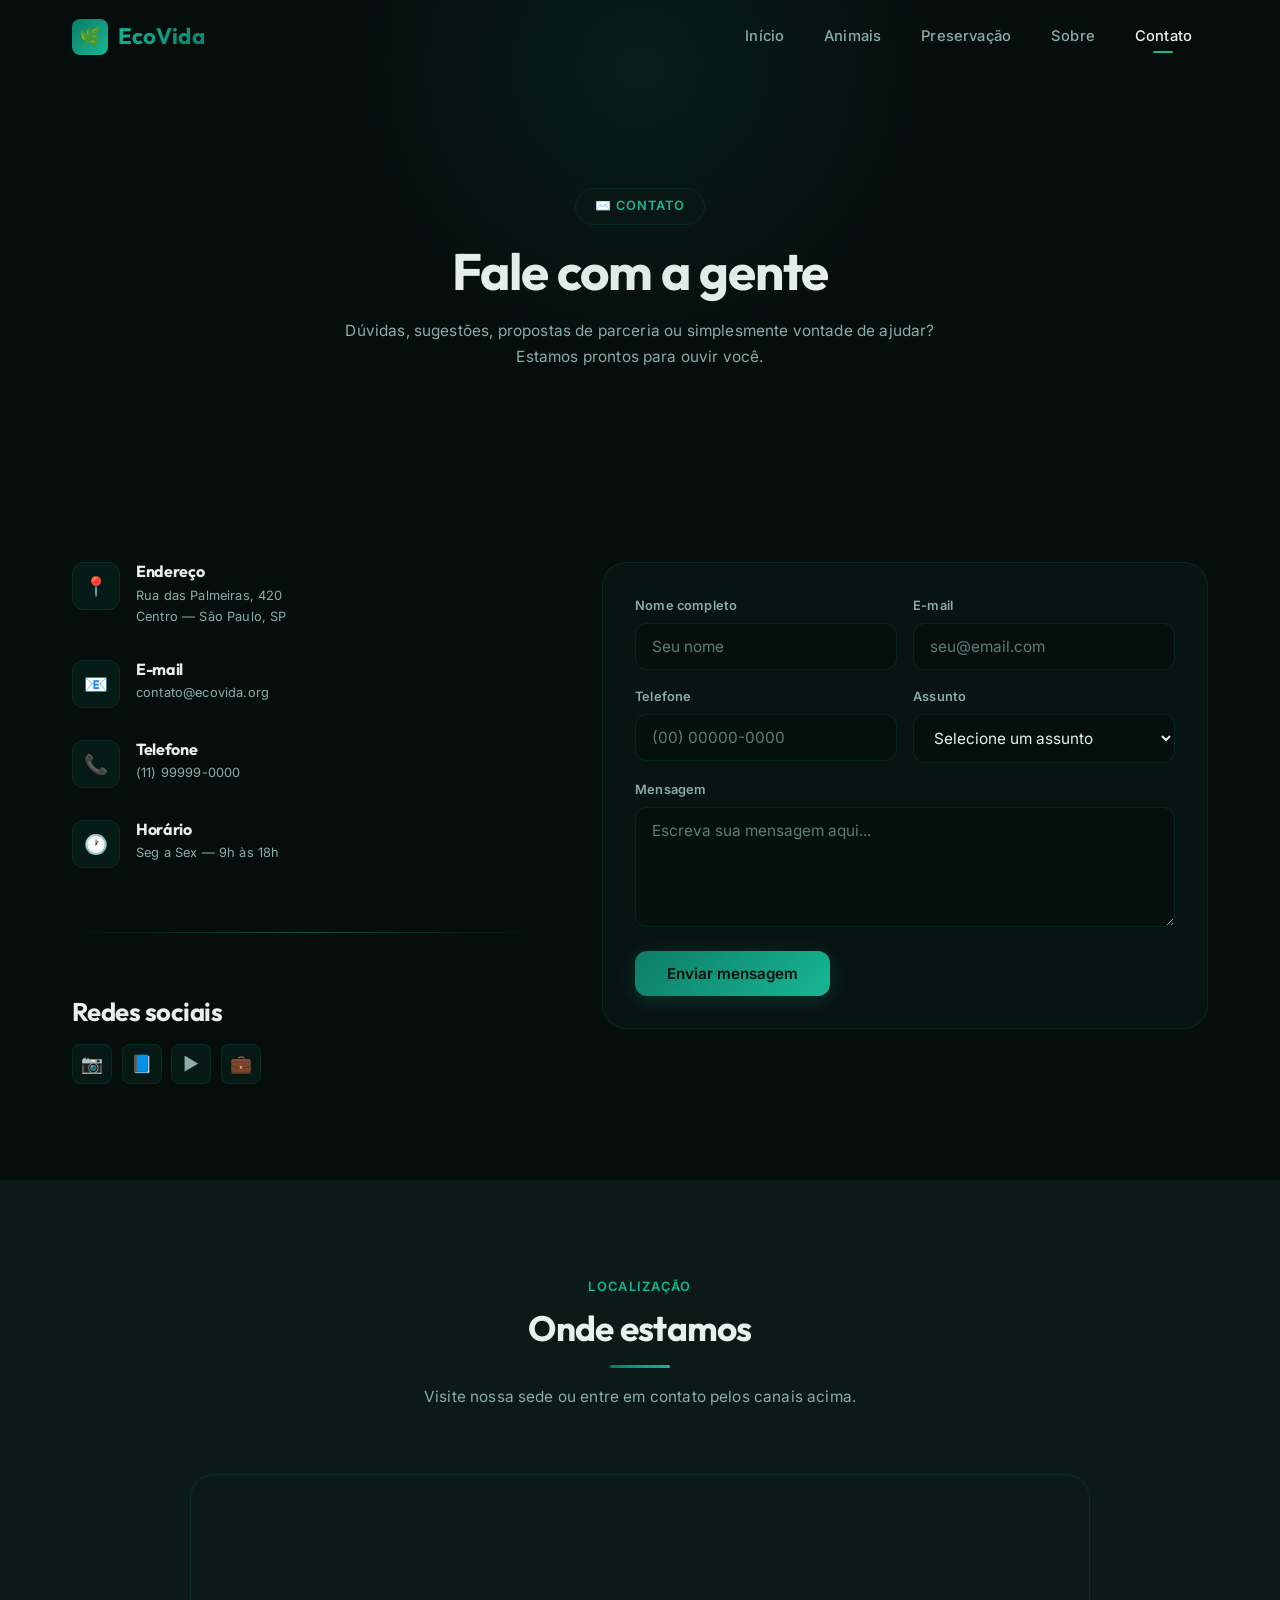
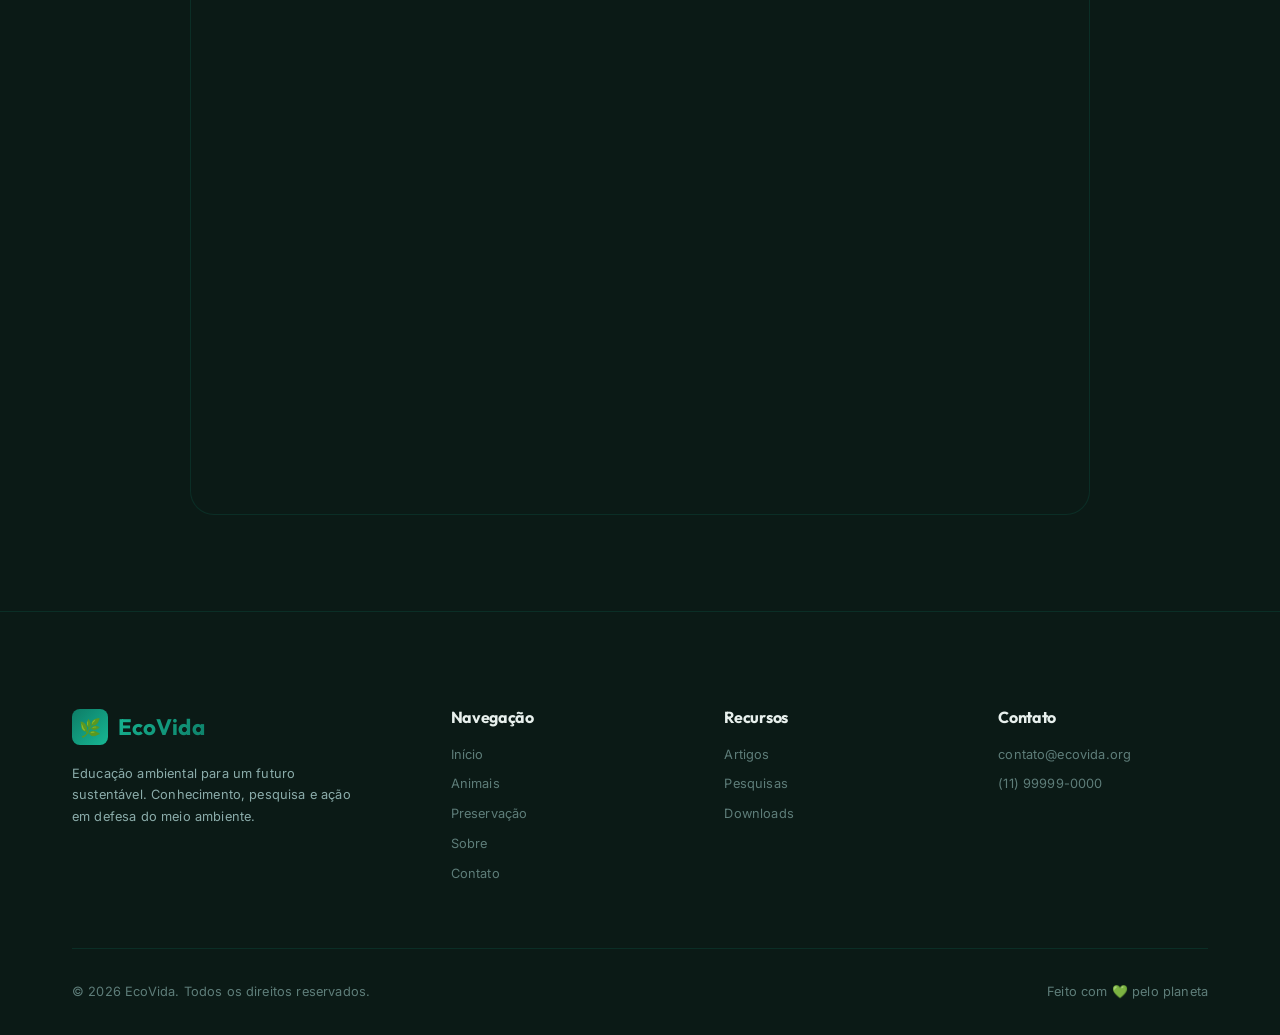
<file: educacao-ambiental/contato.html>
<!DOCTYPE html>
<html lang="pt-BR">
<head>
  <meta charset="UTF-8">
  <meta name="viewport" content="width=device-width, initial-scale=1.0">
  <meta name="description" content="Entre em contato com o projeto EcoVida. Envie dúvidas, sugestões ou propostas de parceria em educação ambiental.">
  <title>Contato — EcoVida</title>
  <link href="https://fonts.googleapis.com/css2?family=Outfit:wght@400;600;700;800&family=Inter:wght@300;400;500;600&family=Playfair+Display:ital,wght@0,600;1,600&display=swap" rel="stylesheet">
  <link rel="stylesheet" href="css/style.css">
</head>
<body>

  <!-- ========== CABEÇALHO ========== -->
  <header class="header" id="header">
    <div class="container">
      <a href="index.html" class="logo">
        <div class="logo-icon">🌿</div>
        <span>EcoVida</span>
      </a>
      <nav>
        <button class="menu-toggle" id="menuToggle" aria-label="Abrir menu">
          <span></span><span></span><span></span>
        </button>
        <ul class="nav-list" id="navList">
          <li><a href="index.html">Início</a></li>
          <li><a href="animais.html">Animais</a></li>
          <li><a href="preservacao.html">Preservação</a></li>
          <li><a href="sobre.html">Sobre</a></li>
          <li><a href="contato.html" class="active">Contato</a></li>
        </ul>
      </nav>
    </div>
  </header>

  <main>

    <!-- ========== HERO DA PÁGINA ========== -->
    <section class="page-hero">
      <div class="container">
        <div class="hero-badge">✉️ Contato</div>
        <h1>Fale com a gente</h1>
        <p>
          Dúvidas, sugestões, propostas de parceria ou simplesmente vontade de
          ajudar? Estamos prontos para ouvir você.
        </p>
      </div>
    </section>

    <!-- ========== FORMULÁRIO DE CONTATO ========== -->
    <section class="section">
      <div class="container">
        <div class="contact-grid reveal">

          <!-- Coluna: Informações -->
          <div class="contact-info reveal-left">
            <div class="contact-info-item">
              <div class="info-icon">📍</div>
              <div>
                <h3>Endereço</h3>
                <p>Rua das Palmeiras, 420<br>Centro — São Paulo, SP</p>
              </div>
            </div>
            <div class="contact-info-item">
              <div class="info-icon">📧</div>
              <div>
                <h3>E-mail</h3>
                <p>contato@ecovida.org</p>
              </div>
            </div>
            <div class="contact-info-item">
              <div class="info-icon">📞</div>
              <div>
                <h3>Telefone</h3>
                <p>(11) 99999-0000</p>
              </div>
            </div>
            <div class="contact-info-item">
              <div class="info-icon">🕐</div>
              <div>
                <h3>Horário</h3>
                <p>Seg a Sex — 9h às 18h</p>
              </div>
            </div>

            <hr class="separator">

            <div>
              <h3>Redes sociais</h3>
              <div class="footer-social mt-sm">
                <a href="#" aria-label="Instagram">📷</a>
                <a href="#" aria-label="Facebook">📘</a>
                <a href="#" aria-label="YouTube">▶️</a>
                <a href="#" aria-label="LinkedIn">💼</a>
              </div>
            </div>
          </div>

          <!-- Coluna: Formulário -->
          <div class="form-card reveal-right">
            <form id="contactForm" novalidate>
              <div class="form-row">
                <div class="form-group">
                  <label for="name">Nome completo</label>
                  <input type="text" id="name" name="name" placeholder="Seu nome" required>
                </div>
                <div class="form-group">
                  <label for="email">E-mail</label>
                  <input type="email" id="email" name="email" placeholder="seu@email.com" required>
                </div>
              </div>

              <div class="form-row">
                <div class="form-group">
                  <label for="phone">Telefone</label>
                  <input type="tel" id="phone" name="phone" placeholder="(00) 00000-0000">
                </div>
                <div class="form-group">
                  <label for="subject">Assunto</label>
                  <select id="subject" name="subject" required>
                    <option value="" disabled selected>Selecione um assunto</option>
                    <option value="duvida">Dúvida</option>
                    <option value="parceria">Parceria</option>
                    <option value="sugestao">Sugestão</option>
                    <option value="voluntariado">Voluntariado</option>
                    <option value="outro">Outro</option>
                  </select>
                </div>
              </div>

              <div class="form-group">
                <label for="message">Mensagem</label>
                <textarea id="message" name="message" placeholder="Escreva sua mensagem aqui..." required></textarea>
              </div>

              <button type="submit" class="btn btn-primary">Enviar mensagem</button>
              <div id="formFeedback"></div>
            </form>
          </div>

        </div>
      </div>
    </section>

    <!-- ========== MAPA / LOCALIZAÇÃO ========== -->
    <section class="section section-alt">
      <div class="container">
        <div class="section-header reveal">
          <span class="overline">Localização</span>
          <h2>Onde estamos</h2>
          <p>Visite nossa sede ou entre em contato pelos canais acima.</p>
        </div>
        <div class="video-wrapper reveal">
          <iframe
            src="https://www.google.com/maps/embed?pb=!1m18!1m12!1m3!1d3657.0652830966365!2d-46.65529212475403!3d-23.565243878803267!2m3!1f0!2f0!3f0!3m2!1i1024!2i768!4f13.1!3m3!1m2!1s0x94ce59c8da0aa315%3A0xd59f9431f2c0776a!2sAv.%20Paulista%2C%20S%C3%A3o%20Paulo%20-%20SP!5e0!3m2!1spt-BR!2sbr!4v1713360000000!5m2!1spt-BR!2sbr"
            title="Localização do EcoVida no mapa"
            style="border:0;"
            allowfullscreen=""
            loading="lazy"
            referrerpolicy="no-referrer-when-downgrade"
          ></iframe>
        </div>
      </div>
    </section>

  </main>

  <!-- ========== RODAPÉ ========== -->
  <footer class="footer">
    <div class="container">
      <div class="footer-grid">
        <div class="footer-brand">
          <a href="index.html" class="logo">
            <div class="logo-icon">🌿</div>
            <span>EcoVida</span>
          </a>
          <p>Educação ambiental para um futuro sustentável. Conhecimento, pesquisa e ação em defesa do meio ambiente.</p>
        </div>
        <div>
          <h4>Navegação</h4>
          <div class="footer-links">
            <a href="index.html">Início</a>
            <a href="animais.html">Animais</a>
            <a href="preservacao.html">Preservação</a>
            <a href="sobre.html">Sobre</a>
            <a href="contato.html">Contato</a>
          </div>
        </div>
        <div>
          <h4>Recursos</h4>
          <div class="footer-links">
            <a href="#">Artigos</a>
            <a href="#">Pesquisas</a>
            <a href="#">Downloads</a>
          </div>
        </div>
        <div>
          <h4>Contato</h4>
          <div class="footer-links">
            <a href="mailto:contato@ecovida.org">contato@ecovida.org</a>
            <a href="tel:+5511999990000">(11) 99999-0000</a>
          </div>
        </div>
      </div>
      <div class="footer-bottom">
        <span>&copy; 2026 EcoVida. Todos os direitos reservados.</span>
        <span>Feito com 💚 pelo planeta</span>
      </div>
    </div>
  </footer>

  <button class="back-to-top" id="backToTop" aria-label="Voltar ao topo">↑</button>
  <script src="js/script.js"></script>
</body>
</html>
</file>
<file: educacao-ambiental/css/style.css>
/* ============================================================
   ECOVIDA — DESIGN SYSTEM
   Conceito: "Raízes Luminosas"
   Paleta extraída do vídeo fundo.mp4
   ============================================================ */

@import url('https://fonts.googleapis.com/css2?family=Outfit:wght@400;600;700;800&family=Inter:wght@300;400;500;600&family=Playfair+Display:ital,wght@0,600;1,600&display=swap');

/* ========================
   VARIÁVEIS
   ======================== */
:root {
  /* Paleta */
  --primary: #0D7C66;
  --primary-light: #0F9A7E;
  --primary-dark: #095E4D;
  --secondary: #0A5C50;
  --accent: #17B794;
  --accent-light: #30D4AF;
  --accent-dark: #0F8A6F;
  --highlight: #C9A84C;
  --success: #22C97A;
  --danger: #DC3545;

  /* Fundos */
  --bg: #060E0C;
  --bg-alt: #0B1A16;
  --bg-card: rgba(11, 26, 22, 0.6);

  /* Texto */
  --text: #E8F0ED;
  --text-sub: #8BACAA;
  --text-muted: #5E7D79;

  /* Bordas */
  --border: rgba(13, 124, 102, 0.2);
  --border-hover: rgba(23, 183, 148, 0.4);

  /* Tipografia */
  --font-title: 'Outfit', sans-serif;
  --font-body: 'Inter', sans-serif;
  --font-accent: 'Playfair Display', serif;

  /* Tamanhos de fonte */
  --fs-hero: clamp(2.8rem, 6vw, 5.5rem);
  --fs-h1: clamp(2rem, 4vw, 3.2rem);
  --fs-h2: clamp(1.5rem, 3vw, 2.2rem);
  --fs-h3: clamp(1.2rem, 2vw, 1.6rem);
  --fs-body: clamp(0.95rem, 1.2vw, 1.1rem);
  --fs-sm: clamp(0.8rem, 1vw, 0.9rem);

  /* Espaçamento */
  --sp-xs: 0.5rem;
  --sp-sm: 1rem;
  --sp-md: 2rem;
  --sp-lg: 4rem;
  --sp-xl: 6rem;

  /* Raios */
  --r-sm: 8px;
  --r-md: 12px;
  --r-lg: 16px;
  --r-xl: 24px;
  --r-full: 9999px;

  /* Sombras */
  --glow: 0 0 30px rgba(23, 183, 148, 0.25);
  --glow-strong: 0 0 50px rgba(23, 183, 148, 0.4);
  --shadow-card: 0 8px 32px rgba(0, 0, 0, 0.4);

  /* Transições */
  --ease: cubic-bezier(0.4, 0, 0.2, 1);
  --t-fast: 200ms var(--ease);
  --t-base: 350ms var(--ease);
  --t-slow: 500ms var(--ease);
}


/* ========================
   RESET
   ======================== */
*,
*::before,
*::after {
  margin: 0;
  padding: 0;
  box-sizing: border-box;
}

html {
  scroll-behavior: smooth;
  font-size: 16px;
}

body {
  font-family: var(--font-body);
  font-weight: 400;
  line-height: 1.7;
  letter-spacing: 0.01em;
  color: var(--text);
  background: var(--bg);
  overflow-x: hidden;
  -webkit-font-smoothing: antialiased;
  -moz-osx-font-smoothing: grayscale;
}

a {
  color: var(--accent);
  text-decoration: none;
  transition: color var(--t-fast);
}
a:hover { color: var(--accent-light); }

img {
  max-width: 100%;
  height: auto;
  display: block;
}

ul, ol { list-style: none; }

h1, h2, h3, h4 {
  font-family: var(--font-title);
  font-weight: 700;
  letter-spacing: -0.02em;
  line-height: 1.2;
  color: var(--text);
}
h1 { font-size: var(--fs-h1); }
h2 { font-size: var(--fs-h2); }
h3 { font-size: var(--fs-h3); }

p {
  font-size: var(--fs-body);
  color: var(--text-sub);
  max-width: 72ch;
}


/* ========================
   UTILITÁRIAS
   ======================== */
.container {
  width: 100%;
  max-width: 1200px;
  margin: 0 auto;
  padding: 0 var(--sp-md);
}

.overline {
  display: block;
  font-size: var(--fs-sm);
  font-weight: 600;
  color: var(--accent);
  text-transform: uppercase;
  letter-spacing: 0.1em;
  margin-bottom: 0.6rem;
}

.mt-md { margin-top: var(--sp-md); }
.mt-sm { margin-top: var(--sp-sm); }

.gradient-text {
  background: linear-gradient(135deg, var(--accent), var(--primary-light));
  -webkit-background-clip: text;
  -webkit-text-fill-color: transparent;
  background-clip: text;
}

.separator {
  height: 1px;
  background: linear-gradient(90deg, transparent, var(--border-hover), transparent);
  border: none;
  margin: var(--sp-lg) auto;
  max-width: 600px;
}


/* ========================
   HEADER / NAVBAR
   ======================== */
.header {
  position: fixed;
  top: 0;
  left: 0;
  width: 100%;
  z-index: 1000;
  padding: var(--sp-sm) 0;
  transition: background var(--t-base),
              padding var(--t-base),
              backdrop-filter var(--t-base);
}

.header.scrolled {
  background: rgba(6, 14, 12, 0.85);
  backdrop-filter: blur(20px);
  -webkit-backdrop-filter: blur(20px);
  padding: 0.6rem 0;
  border-bottom: 1px solid var(--border);
}

.header .container {
  display: flex;
  align-items: center;
  justify-content: space-between;
}

/* Logo */
.logo {
  display: flex;
  align-items: center;
  gap: 0.6rem;
  font-family: var(--font-title);
  font-weight: 700;
  font-size: 1.4rem;
  color: var(--text);
  text-decoration: none;
}

.logo-icon {
  width: 36px;
  height: 36px;
  display: flex;
  align-items: center;
  justify-content: center;
  background: linear-gradient(135deg, var(--primary), var(--accent));
  border-radius: var(--r-sm);
  font-size: 1.1rem;
}

.logo span {
  background: linear-gradient(135deg, var(--accent), var(--primary));
  -webkit-background-clip: text;
  -webkit-text-fill-color: transparent;
  background-clip: text;
}

/* Navegação Desktop */
.nav-list {
  display: flex;
  align-items: center;
  gap: var(--sp-xs);
}

.nav-list a {
  display: inline-block;
  padding: 0.5rem 1rem;
  color: var(--text-sub);
  font-size: 0.92rem;
  font-weight: 500;
  border-radius: var(--r-sm);
  transition: color var(--t-fast), background var(--t-fast);
  position: relative;
}

.nav-list a::after {
  content: '';
  position: absolute;
  bottom: 4px;
  left: 50%;
  transform: translateX(-50%) scaleX(0);
  width: 20px;
  height: 2px;
  background: var(--accent);
  border-radius: 2px;
  transition: transform var(--t-base);
}

.nav-list a:hover,
.nav-list a.active {
  color: var(--text);
}

.nav-list a:hover::after,
.nav-list a.active::after {
  transform: translateX(-50%) scaleX(1);
}

/* Hamburguer Mobile */
.menu-toggle {
  display: none;
  flex-direction: column;
  gap: 5px;
  background: none;
  border: none;
  cursor: pointer;
  padding: 4px;
  z-index: 1001;
}

.menu-toggle span {
  display: block;
  width: 24px;
  height: 2px;
  background: var(--text);
  border-radius: 2px;
  transition: transform var(--t-base), opacity var(--t-fast);
}

.menu-toggle.active span:nth-child(1) {
  transform: rotate(45deg) translate(5px, 5px);
}
.menu-toggle.active span:nth-child(2) {
  opacity: 0;
}
.menu-toggle.active span:nth-child(3) {
  transform: rotate(-45deg) translate(5px, -5px);
}


/* ========================
   HERO SECTION
   ======================== */
.hero {
  position: relative;
  min-height: 100vh;
  display: flex;
  align-items: center;
  justify-content: center;
  overflow: hidden;
}

/* Vídeo tela cheia */
.hero-video {
  position: absolute;
  inset: 0;
  width: 100%;
  height: 100%;
  object-fit: cover;
  z-index: 0;
}

/* Overlay escuro sobre o vídeo */
.hero-overlay {
  position: absolute;
  inset: 0;
  background: linear-gradient(
    180deg,
    rgba(6, 14, 12, 0.15) 0%,
    rgba(6, 14, 12, 0.45) 35%,
    rgba(6, 14, 12, 0.80) 75%,
    rgba(6, 14, 12, 1) 100%
  );
  z-index: 1;
}

/* Conteúdo sobre o vídeo */
.hero-content {
  position: relative;
  z-index: 2;
  text-align: center;
  max-width: 800px;
  padding: var(--sp-md);
}

.hero-badge {
  display: inline-flex;
  align-items: center;
  gap: 0.5rem;
  padding: 0.4rem 1.2rem;
  background: rgba(11, 26, 22, 0.55);
  backdrop-filter: blur(16px);
  -webkit-backdrop-filter: blur(16px);
  border: 1px solid rgba(23, 183, 148, 0.12);
  border-radius: var(--r-full);
  font-size: var(--fs-sm);
  color: var(--accent);
  margin-bottom: var(--sp-md);
  letter-spacing: 0.08em;
  text-transform: uppercase;
  font-weight: 600;
}

.hero-title {
  font-size: var(--fs-hero);
  font-weight: 800;
  margin-bottom: var(--sp-sm);
  line-height: 1.05;
}

.hero-title .highlight {
  background: linear-gradient(135deg, var(--accent), var(--primary-light));
  -webkit-background-clip: text;
  -webkit-text-fill-color: transparent;
  background-clip: text;
}

.hero-subtitle {
  font-size: clamp(1.05rem, 1.5vw, 1.25rem);
  color: var(--text-sub);
  max-width: 580px;
  margin: 0 auto var(--sp-md);
  font-weight: 300;
  line-height: 1.7;
}

.hero-actions {
  display: flex;
  align-items: center;
  justify-content: center;
  gap: var(--sp-sm);
  flex-wrap: wrap;
}


/* ========================
   PAGE HERO (Páginas internas)
   ======================== */
.page-hero {
  position: relative;
  padding: calc(8rem + 60px) 0 var(--sp-xl);
  text-align: center;
  overflow: hidden;
}

.page-hero::before {
  content: '';
  position: absolute;
  top: -50%;
  left: 50%;
  transform: translateX(-50%);
  width: 600px;
  height: 600px;
  background: radial-gradient(circle, rgba(13, 124, 102, 0.15) 0%, transparent 70%);
  border-radius: 50%;
  pointer-events: none;
}

.page-hero .hero-badge { margin-bottom: var(--sp-sm); }
.page-hero h1 { margin-bottom: var(--sp-sm); }
.page-hero p { margin: 0 auto; max-width: 600px; }


/* ========================
   BOTÕES
   ======================== */
.btn {
  display: inline-flex;
  align-items: center;
  gap: 0.5rem;
  padding: 0.85rem 2rem;
  font-family: var(--font-body);
  font-size: 0.95rem;
  font-weight: 600;
  border-radius: var(--r-md);
  border: none;
  cursor: pointer;
  transition: all var(--t-base);
  text-decoration: none;
  line-height: 1.2;
}

.btn-primary {
  background: linear-gradient(135deg, var(--primary), var(--accent));
  color: var(--bg);
  box-shadow: 0 4px 20px rgba(13, 124, 102, 0.3);
}
.btn-primary:hover {
  transform: translateY(-2px);
  box-shadow: var(--glow);
  color: var(--bg);
}

.btn-outline {
  background: transparent;
  color: var(--text);
  border: 1px solid var(--border-hover);
}
.btn-outline:hover {
  background: rgba(23, 183, 148, 0.1);
  border-color: var(--accent);
  color: var(--accent);
}

.btn-sm {
  padding: 0.55rem 1.4rem;
  font-size: 0.85rem;
}


/* ========================
   SEÇÕES
   ======================== */
.section {
  padding: var(--sp-xl) 0;
}

.section-alt {
  background: var(--bg-alt);
}

.section-header {
  text-align: center;
  margin-bottom: var(--sp-lg);
  max-width: 700px;
  margin-left: auto;
  margin-right: auto;
}
.section-header h2 { margin-bottom: var(--sp-sm); }
.section-header p { margin: 0 auto; }

/* Linha decorativa */
.section-header h2::after {
  content: '';
  display: block;
  width: 60px;
  height: 3px;
  background: linear-gradient(90deg, var(--primary), var(--accent));
  border-radius: 3px;
  margin: var(--sp-sm) auto 0;
}


/* ========================
   CARDS
   ======================== */
.card {
  background: var(--bg-card);
  backdrop-filter: blur(12px);
  -webkit-backdrop-filter: blur(12px);
  border: 1px solid var(--border);
  border-radius: var(--r-lg);
  padding: var(--sp-md);
  transition: transform var(--t-base),
              box-shadow var(--t-base),
              border-color var(--t-base);
}

.card:hover {
  transform: translateY(-6px);
  box-shadow: var(--glow);
  border-color: var(--border-hover);
}

.card-image {
  width: 100%;
  height: 220px;
  object-fit: cover;
  border-radius: var(--r-md);
  margin-bottom: var(--sp-sm);
}

.card h3 { margin-bottom: 0.5rem; }
.card p { font-size: var(--fs-sm); margin-bottom: var(--sp-sm); }

.card-tag {
  display: inline-block;
  padding: 0.2rem 0.7rem;
  font-size: 0.75rem;
  font-weight: 600;
  color: var(--accent);
  background: rgba(23, 183, 148, 0.1);
  border: 1px solid rgba(23, 183, 148, 0.2);
  border-radius: var(--r-full);
  margin-right: 0.4rem;
  margin-bottom: 0.4rem;
}

/* Icon Card */
.icon-card {
  text-align: center;
  padding: var(--sp-md) var(--sp-sm);
}

.icon-card .icon {
  width: 64px;
  height: 64px;
  display: flex;
  align-items: center;
  justify-content: center;
  margin: 0 auto var(--sp-sm);
  background: rgba(13, 124, 102, 0.1);
  border: 1px solid var(--border);
  border-radius: var(--r-lg);
  font-size: 1.6rem;
  transition: all var(--t-base);
}

.icon-card:hover .icon {
  background: rgba(13, 124, 102, 0.2);
  box-shadow: var(--glow);
  transform: translateY(-4px);
}

.icon-card h3 { margin-bottom: 0.4rem; font-size: 1.15rem; }
.icon-card p { font-size: var(--fs-sm); margin: 0 auto; }


/* ========================
   GRIDS
   ======================== */
.grid-2 {
  display: grid;
  grid-template-columns: repeat(2, 1fr);
  gap: var(--sp-md);
}
.grid-3 {
  display: grid;
  grid-template-columns: repeat(3, 1fr);
  gap: var(--sp-md);
}
.grid-4 {
  display: grid;
  grid-template-columns: repeat(4, 1fr);
  gap: var(--sp-md);
}


/* ========================
   ESTATÍSTICAS
   ======================== */
.stats-row {
  display: grid;
  grid-template-columns: repeat(4, 1fr);
  gap: var(--sp-md);
  padding: var(--sp-lg) 0;
}

.stat-item {
  text-align: center;
  padding: var(--sp-md);
  border-radius: var(--r-lg);
  background: var(--bg-card);
  border: 1px solid var(--border);
  transition: transform var(--t-base), box-shadow var(--t-base);
}
.stat-item:hover {
  transform: translateY(-4px);
  box-shadow: var(--glow);
}

.stat-number {
  font-family: var(--font-title);
  font-size: clamp(2rem, 4vw, 3rem);
  font-weight: 800;
  background: linear-gradient(135deg, var(--accent), var(--primary-light));
  -webkit-background-clip: text;
  -webkit-text-fill-color: transparent;
  background-clip: text;
  margin-bottom: 0.3rem;
}

.stat-label {
  font-size: var(--fs-sm);
  color: var(--text-muted);
  font-weight: 500;
}


/* ========================
   FEATURE ROW (Destaque)
   ======================== */
.feature-row {
  display: grid;
  grid-template-columns: 1fr 1fr;
  gap: var(--sp-lg);
  align-items: center;
  padding: var(--sp-lg) 0;
}

.feature-row.reverse {
  direction: rtl;
}
.feature-row.reverse > * {
  direction: ltr;
}

.feature-image {
  width: 100%;
  height: 400px;
  object-fit: cover;
  border-radius: var(--r-xl);
  border: 1px solid var(--border);
  transition: transform var(--t-slow), box-shadow var(--t-slow);
}
.feature-image:hover {
  transform: scale(1.02);
  box-shadow: var(--glow);
}

.feature-text h2 { margin-bottom: var(--sp-sm); }
.feature-text h2::after {
  content: '';
  display: block;
  width: 50px;
  height: 3px;
  background: linear-gradient(90deg, var(--primary), var(--accent));
  border-radius: 3px;
  margin-top: var(--sp-xs);
}
.feature-text p { margin-bottom: var(--sp-sm); }

.feature-list {
  display: flex;
  flex-direction: column;
  gap: 0.6rem;
  margin-top: var(--sp-sm);
}

.feature-list li {
  display: flex;
  align-items: flex-start;
  gap: 0.6rem;
  font-size: var(--fs-body);
  color: var(--text-sub);
}
.feature-list li::before {
  content: '✦';
  color: var(--accent);
  font-size: 0.7rem;
  margin-top: 0.35rem;
  flex-shrink: 0;
}


/* ========================
   CITAÇÃO
   ======================== */
.quote-block {
  text-align: center;
  padding: var(--sp-xl) var(--sp-md);
  max-width: 800px;
  margin: 0 auto;
}

.quote-block blockquote {
  font-family: var(--font-accent);
  font-size: clamp(1.3rem, 2.5vw, 1.8rem);
  font-weight: 600;
  font-style: italic;
  color: var(--text);
  line-height: 1.5;
  margin-bottom: var(--sp-sm);
}

.quote-block blockquote::before {
  content: '\201C';
  display: block;
  font-size: 4rem;
  color: var(--accent);
  font-family: var(--font-accent);
  line-height: 1;
  margin-bottom: -0.5rem;
}

.quote-block cite {
  font-family: var(--font-body);
  font-style: normal;
  font-weight: 500;
  color: var(--text-muted);
  font-size: var(--fs-sm);
}







/* ========================
   ANIMAL CARDS
   ======================== */
.card-image-wrapper {
  position: relative;
  overflow: hidden;
  border-radius: var(--r-md);
  margin-bottom: var(--sp-sm);
}

.card-image-wrapper .card-image {
  margin-bottom: 0;
  transition: transform var(--t-slow);
}

.card:hover .card-image-wrapper .card-image {
  transform: scale(1.05);
}

.animal-status {
  position: absolute;
  top: var(--sp-sm);
  left: var(--sp-sm);
  padding: 0.3rem 0.8rem;
  font-size: 0.7rem;
  font-weight: 700;
  text-transform: uppercase;
  letter-spacing: 0.05em;
  border-radius: var(--r-full);
  backdrop-filter: blur(8px);
  -webkit-backdrop-filter: blur(8px);
  z-index: 2;
}
.animal-status.critico   { background: rgba(220, 53, 69, 0.85); color: #fff; }
.animal-status.perigo    { background: rgba(201, 168, 76, 0.85); color: #1a1a1a; }
.animal-status.vulneravel { background: rgba(23, 183, 148, 0.85); color: var(--bg); }

.animal-info-list {
  display: flex;
  flex-direction: column;
  gap: 0.4rem;
  margin-bottom: var(--sp-sm);
  padding-left: 0;
}

.animal-info-list li {
  font-size: var(--fs-sm);
  color: var(--text-sub);
  line-height: 1.5;
}

.animal-info-list li strong {
  color: var(--text);
  font-weight: 600;
}

.animal-details {
  display: flex;
  gap: var(--sp-xs);
  flex-wrap: wrap;
  margin-top: var(--sp-xs);
}


/* ========================
   VIDEO WRAPPER (YouTube / Maps)
   ======================== */
.video-wrapper {
  position: relative;
  width: 100%;
  max-width: 900px;
  margin: 0 auto;
  padding-bottom: 56.25%;
  border-radius: var(--r-xl);
  overflow: hidden;
  border: 1px solid var(--border);
  background: var(--bg-alt);
}

.video-wrapper iframe {
  position: absolute;
  inset: 0;
  width: 100%;
  height: 100%;
  border: 0;
}


/* ========================
   TIMELINE
   ======================== */
.timeline {
  position: relative;
  max-width: 800px;
  margin: 0 auto;
  padding: var(--sp-md) 0;
}

.timeline::before {
  content: '';
  position: absolute;
  left: 24px;
  top: 0;
  bottom: 0;
  width: 2px;
  background: linear-gradient(180deg, var(--primary), var(--accent), var(--primary));
}

.timeline-item {
  position: relative;
  padding-left: 64px;
  margin-bottom: var(--sp-lg);
}

.timeline-item::before {
  content: '';
  position: absolute;
  left: 17px;
  top: 6px;
  width: 16px;
  height: 16px;
  background: var(--accent);
  border-radius: 50%;
  border: 3px solid var(--bg);
  box-shadow: 0 0 20px rgba(23, 183, 148, 0.4);
}

.timeline-year {
  font-family: var(--font-title);
  font-size: var(--fs-sm);
  font-weight: 700;
  color: var(--accent);
  text-transform: uppercase;
  letter-spacing: 0.08em;
  margin-bottom: 0.3rem;
}

.timeline-item h3 { margin-bottom: 0.3rem; }


/* ========================
   EQUIPE
   ======================== */
.team-card { text-align: center; }

.team-card .team-photo {
  width: 160px;
  height: 160px;
  object-fit: cover;
  border-radius: 50%;
  border: 3px solid var(--border);
  margin: 0 auto var(--sp-sm);
  transition: border-color var(--t-base), transform var(--t-base);
}
.team-card:hover .team-photo {
  border-color: var(--accent);
  transform: scale(1.05);
}

.team-card h3 { font-size: 1.1rem; margin-bottom: 0.2rem; }
.team-card .role {
  font-size: var(--fs-sm);
  color: var(--accent);
  font-weight: 500;
  margin-bottom: 0.5rem;
}
.team-card p { font-size: var(--fs-sm); margin: 0 auto; max-width: 280px; }


/* ========================
   FORMULÁRIO DE CONTATO
   ======================== */
.contact-grid {
  display: grid;
  grid-template-columns: 1fr 1.3fr;
  gap: var(--sp-lg);
  align-items: start;
}

.contact-info-item {
  display: flex;
  align-items: flex-start;
  gap: var(--sp-sm);
  margin-bottom: var(--sp-md);
}

.contact-info-item .info-icon {
  width: 48px;
  height: 48px;
  display: flex;
  align-items: center;
  justify-content: center;
  background: rgba(13, 124, 102, 0.12);
  border: 1px solid var(--border);
  border-radius: var(--r-md);
  font-size: 1.2rem;
  flex-shrink: 0;
  transition: all var(--t-base);
}
.contact-info-item:hover .info-icon {
  background: rgba(13, 124, 102, 0.25);
  box-shadow: var(--glow);
}

.contact-info-item h3 { font-size: 1rem; margin-bottom: 0.2rem; }
.contact-info-item p { font-size: var(--fs-sm); }

.form-card {
  background: var(--bg-card);
  backdrop-filter: blur(12px);
  -webkit-backdrop-filter: blur(12px);
  border: 1px solid var(--border);
  border-radius: var(--r-xl);
  padding: var(--sp-md);
}

.form-group { margin-bottom: var(--sp-sm); }

.form-group label {
  display: block;
  font-size: var(--fs-sm);
  font-weight: 600;
  color: var(--text-sub);
  margin-bottom: 0.4rem;
}

.form-group input,
.form-group textarea,
.form-group select {
  width: 100%;
  padding: 0.8rem 1rem;
  background: rgba(6, 14, 12, 0.6);
  border: 1px solid var(--border);
  border-radius: var(--r-md);
  color: var(--text);
  font-family: var(--font-body);
  font-size: var(--fs-body);
  transition: border-color var(--t-fast), box-shadow var(--t-fast);
  outline: none;
}

.form-group input:focus,
.form-group textarea:focus,
.form-group select:focus {
  border-color: var(--accent);
  box-shadow: 0 0 0 3px rgba(23, 183, 148, 0.1);
}

.form-group input::placeholder,
.form-group textarea::placeholder {
  color: var(--text-muted);
}

.form-group textarea {
  resize: vertical;
  min-height: 120px;
}

.form-group select option { background: var(--bg); }

.form-row {
  display: grid;
  grid-template-columns: 1fr 1fr;
  gap: var(--sp-sm);
}

.form-feedback {
  padding: 0.8rem 1rem;
  border-radius: var(--r-md);
  font-size: var(--fs-sm);
  font-weight: 500;
  margin-top: var(--sp-sm);
  text-align: center;
}
.form-feedback.success {
  background: rgba(34, 201, 122, 0.15);
  border: 1px solid rgba(34, 201, 122, 0.3);
  color: var(--success);
}
.form-feedback.error {
  background: rgba(220, 53, 69, 0.15);
  border: 1px solid rgba(220, 53, 69, 0.3);
  color: var(--danger);
}


/* ========================
   CTA SECTION
   ======================== */
.cta-section {
  text-align: center;
  padding: var(--sp-xl) 0;
  position: relative;
}

.cta-section::before {
  content: '';
  position: absolute;
  top: 50%;
  left: 50%;
  transform: translate(-50%, -50%);
  width: 500px;
  height: 500px;
  background: radial-gradient(circle, rgba(13, 124, 102, 0.12) 0%, transparent 70%);
  border-radius: 50%;
  pointer-events: none;
}

.cta-section h2 { margin-bottom: var(--sp-sm); position: relative; }
.cta-section p { margin: 0 auto var(--sp-md); position: relative; }
.cta-section .btn { position: relative; }


/* ========================
   FOOTER
   ======================== */
.footer {
  background: var(--bg-alt);
  border-top: 1px solid var(--border);
  padding: var(--sp-xl) 0 var(--sp-md);
}

.footer-grid {
  display: grid;
  grid-template-columns: 1.5fr 1fr 1fr 1fr;
  gap: var(--sp-lg);
  margin-bottom: var(--sp-lg);
}

.footer-brand .logo { margin-bottom: var(--sp-sm); }
.footer-brand p { font-size: var(--fs-sm); max-width: 300px; }

.footer h4 {
  font-size: 1rem;
  margin-bottom: var(--sp-sm);
  color: var(--text);
}

.footer-links {
  display: flex;
  flex-direction: column;
  gap: 0.5rem;
}
.footer-links a {
  font-size: var(--fs-sm);
  color: var(--text-muted);
  transition: color var(--t-fast), padding-left var(--t-fast);
}
.footer-links a:hover {
  color: var(--accent);
  padding-left: 4px;
}

.footer-social {
  display: flex;
  gap: 0.6rem;
}
.footer-social a {
  width: 40px;
  height: 40px;
  display: flex;
  align-items: center;
  justify-content: center;
  border-radius: var(--r-sm);
  background: rgba(13, 124, 102, 0.1);
  border: 1px solid var(--border);
  color: var(--text-sub);
  transition: all var(--t-fast);
  font-size: 1.1rem;
  text-decoration: none;
}
.footer-social a:hover {
  background: var(--primary);
  border-color: var(--primary);
  color: var(--text);
  transform: translateY(-2px);
}

.footer-bottom {
  display: flex;
  justify-content: space-between;
  align-items: center;
  padding-top: var(--sp-md);
  border-top: 1px solid var(--border);
  font-size: var(--fs-sm);
  color: var(--text-muted);
}


/* ========================
   SCROLL REVEAL
   ======================== */
.reveal {
  opacity: 0;
  transform: translateY(30px);
  transition: opacity 0.7s ease, transform 0.7s ease;
}
.reveal.visible {
  opacity: 1;
  transform: translateY(0);
}

.reveal-left {
  opacity: 0;
  transform: translateX(-40px);
  transition: opacity 0.7s ease, transform 0.7s ease;
}
.reveal-left.visible {
  opacity: 1;
  transform: translateX(0);
}

.reveal-right {
  opacity: 0;
  transform: translateX(40px);
  transition: opacity 0.7s ease, transform 0.7s ease;
}
.reveal-right.visible {
  opacity: 1;
  transform: translateX(0);
}

.stagger-children > * {
  opacity: 0;
  transform: translateY(20px);
  transition: opacity 0.5s ease, transform 0.5s ease;
}
.stagger-children.visible > *:nth-child(1) { transition-delay: 0.05s; opacity: 1; transform: none; }
.stagger-children.visible > *:nth-child(2) { transition-delay: 0.15s; opacity: 1; transform: none; }
.stagger-children.visible > *:nth-child(3) { transition-delay: 0.25s; opacity: 1; transform: none; }
.stagger-children.visible > *:nth-child(4) { transition-delay: 0.35s; opacity: 1; transform: none; }
.stagger-children.visible > *:nth-child(5) { transition-delay: 0.45s; opacity: 1; transform: none; }
.stagger-children.visible > *:nth-child(6) { transition-delay: 0.55s; opacity: 1; transform: none; }


/* ========================
   BACK TO TOP
   ======================== */
.back-to-top {
  position: fixed;
  bottom: 2rem;
  right: 2rem;
  width: 44px;
  height: 44px;
  display: flex;
  align-items: center;
  justify-content: center;
  background: rgba(11, 26, 22, 0.55);
  backdrop-filter: blur(16px);
  -webkit-backdrop-filter: blur(16px);
  border: 1px solid rgba(23, 183, 148, 0.12);
  border-radius: var(--r-sm);
  color: var(--accent);
  font-size: 1.2rem;
  cursor: pointer;
  opacity: 0;
  visibility: hidden;
  transform: translateY(10px);
  transition: all var(--t-base);
  z-index: 999;
}
.back-to-top.visible {
  opacity: 1;
  visibility: visible;
  transform: translateY(0);
}
.back-to-top:hover {
  background: var(--primary);
  color: var(--text);
  box-shadow: var(--glow);
}


/* ========================
   RESPONSIVO — TABLET
   ======================== */
@media (max-width: 1024px) {
  .grid-4           { grid-template-columns: repeat(2, 1fr); }
  .stats-row         { grid-template-columns: repeat(2, 1fr); }
  .footer-grid       { grid-template-columns: 1fr 1fr; gap: var(--sp-md); }
  .feature-row       { grid-template-columns: 1fr; gap: var(--sp-md); }
  .feature-row.reverse { direction: ltr; }
  .feature-image     { height: 300px; }
  .video-wrapper     { max-width: 100%; }
}


/* ========================
   RESPONSIVO — CELULAR
   ======================== */
@media (max-width: 768px) {
  .menu-toggle { display: flex; }

  .nav-list {
    position: fixed;
    top: 0;
    right: -100%;
    width: 75%;
    max-width: 320px;
    height: 100vh;
    flex-direction: column;
    align-items: flex-start;
    padding: 5rem var(--sp-md) var(--sp-md);
    background: rgba(6, 14, 12, 0.97);
    backdrop-filter: blur(20px);
    -webkit-backdrop-filter: blur(20px);
    border-left: 1px solid var(--border);
    transition: right var(--t-base);
    gap: 0;
  }

  .nav-list.open { right: 0; }

  .nav-list a {
    width: 100%;
    padding: 0.8rem 0;
    font-size: 1.1rem;
    border-bottom: 1px solid rgba(13, 124, 102, 0.08);
  }
  .nav-list a::after { display: none; }

  .grid-2,
  .grid-3            { grid-template-columns: 1fr; }
  .stats-row          { grid-template-columns: repeat(2, 1fr); gap: var(--sp-sm); }
  .contact-grid       { grid-template-columns: 1fr; }
  .form-row           { grid-template-columns: 1fr; }

  .footer-grid {
    grid-template-columns: 1fr;
    gap: var(--sp-md);
  }

  .footer-bottom {
    flex-direction: column;
    gap: 0.5rem;
    text-align: center;
  }

  .hero-title { line-height: 1.1; }
}


/* ========================
   RESPONSIVO — CELULAR PEQUENO
   ======================== */
@media (max-width: 480px) {
  .hero-actions {
    flex-direction: column;
    width: 100%;
  }
  .hero-actions .btn {
    width: 100%;
    justify-content: center;
  }
  .stats-row { grid-template-columns: 1fr; }
}
</file>
